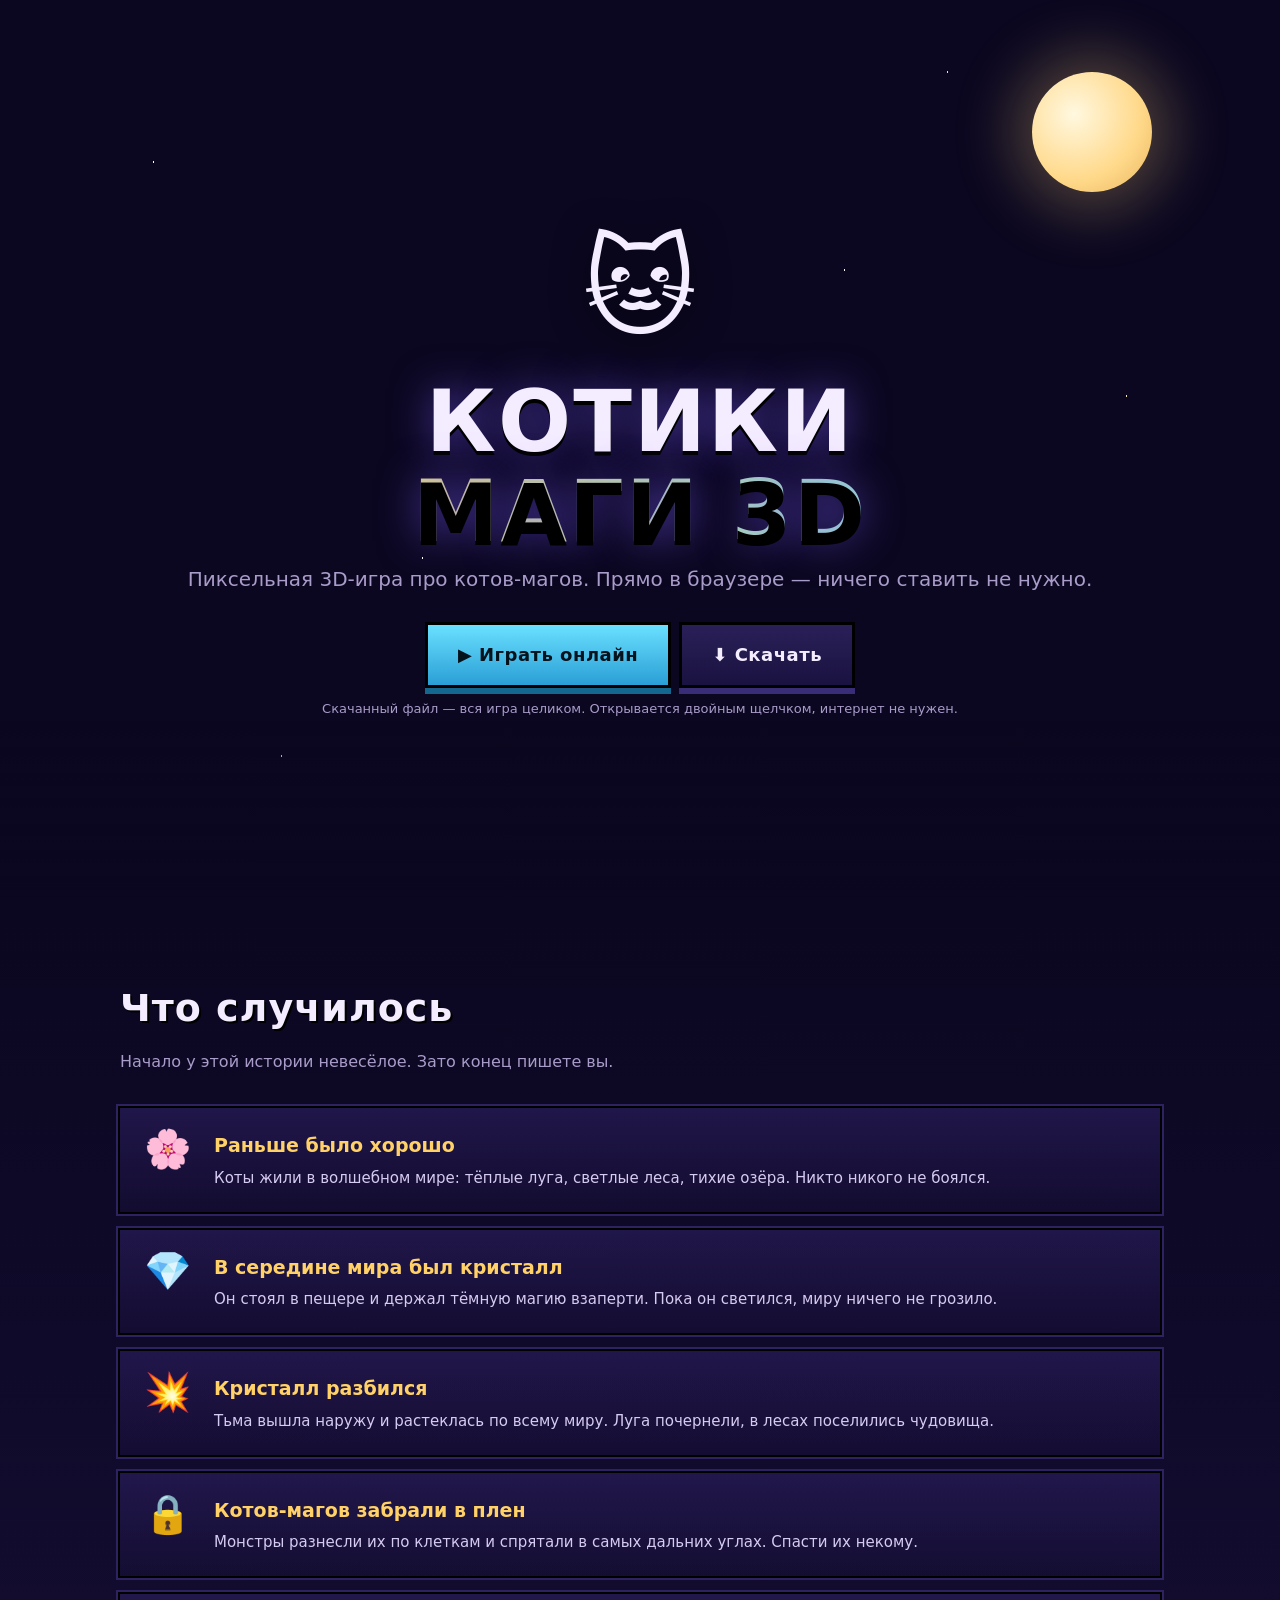
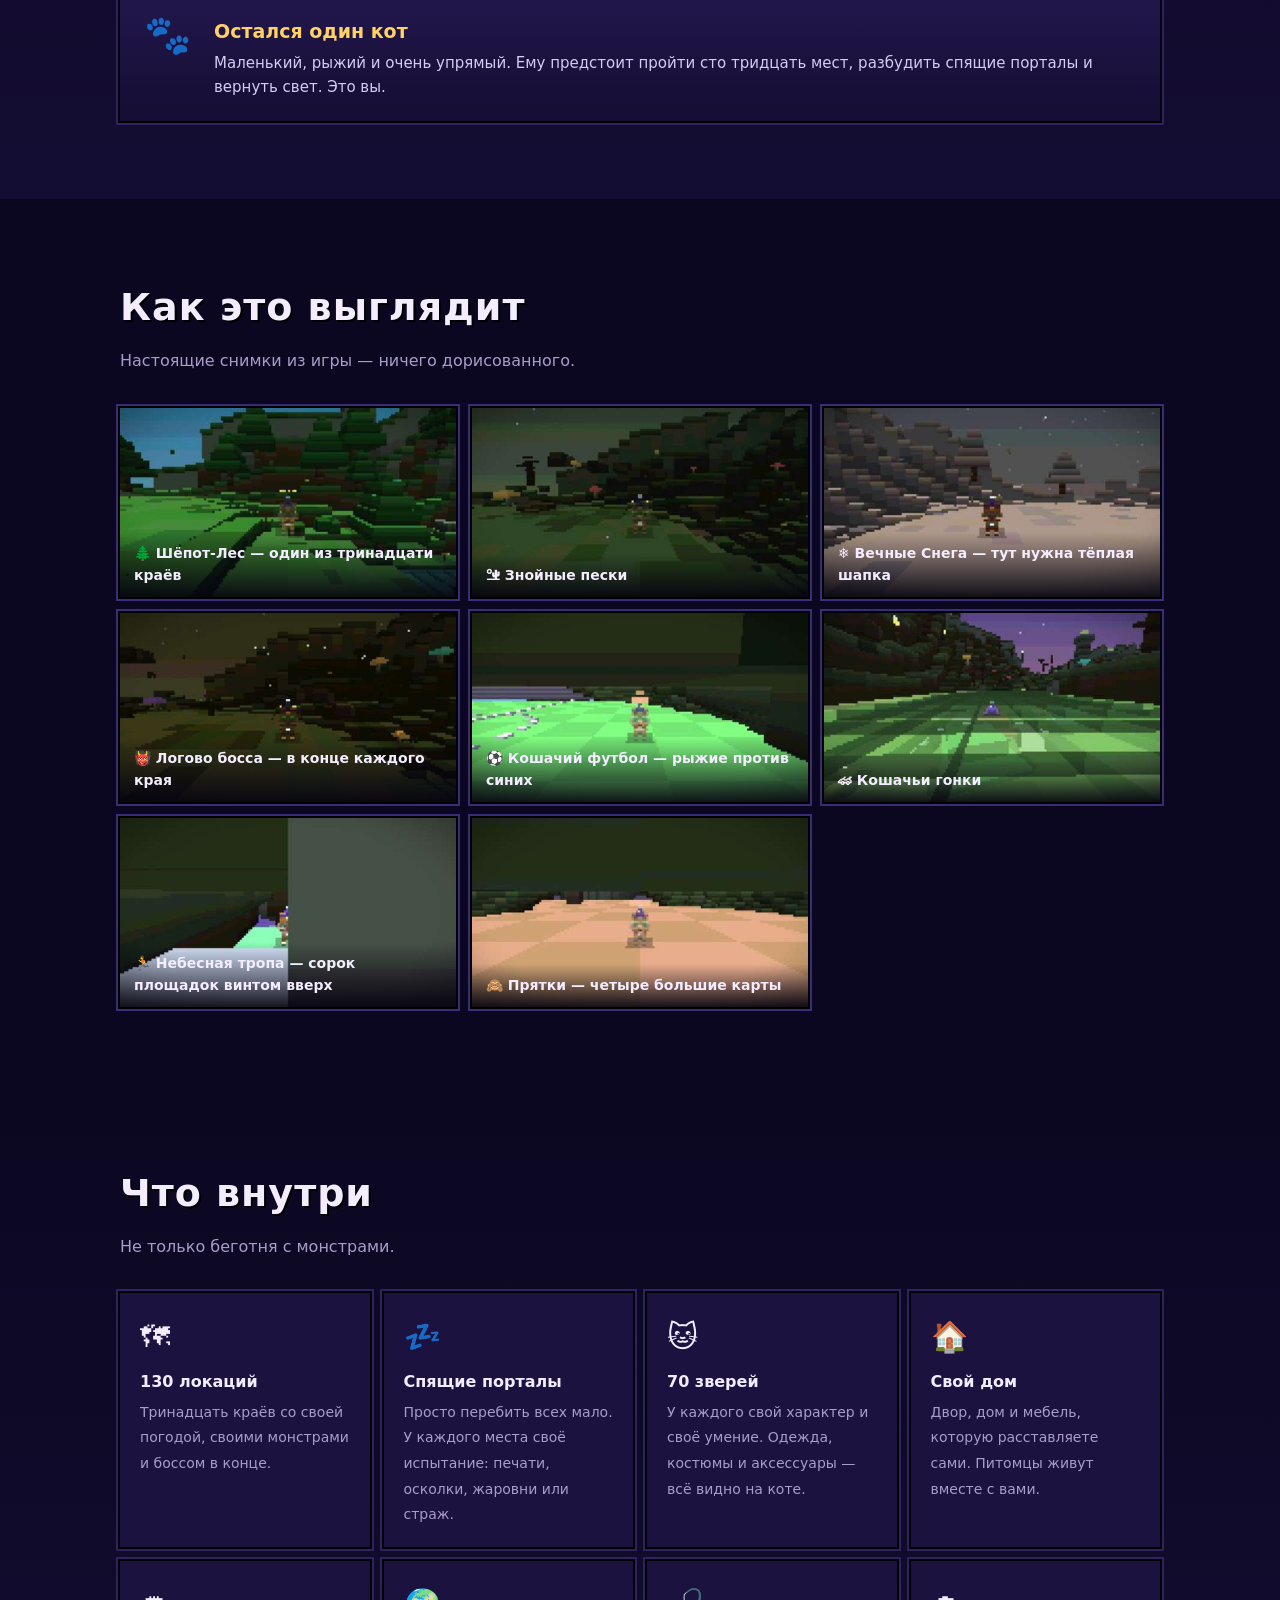
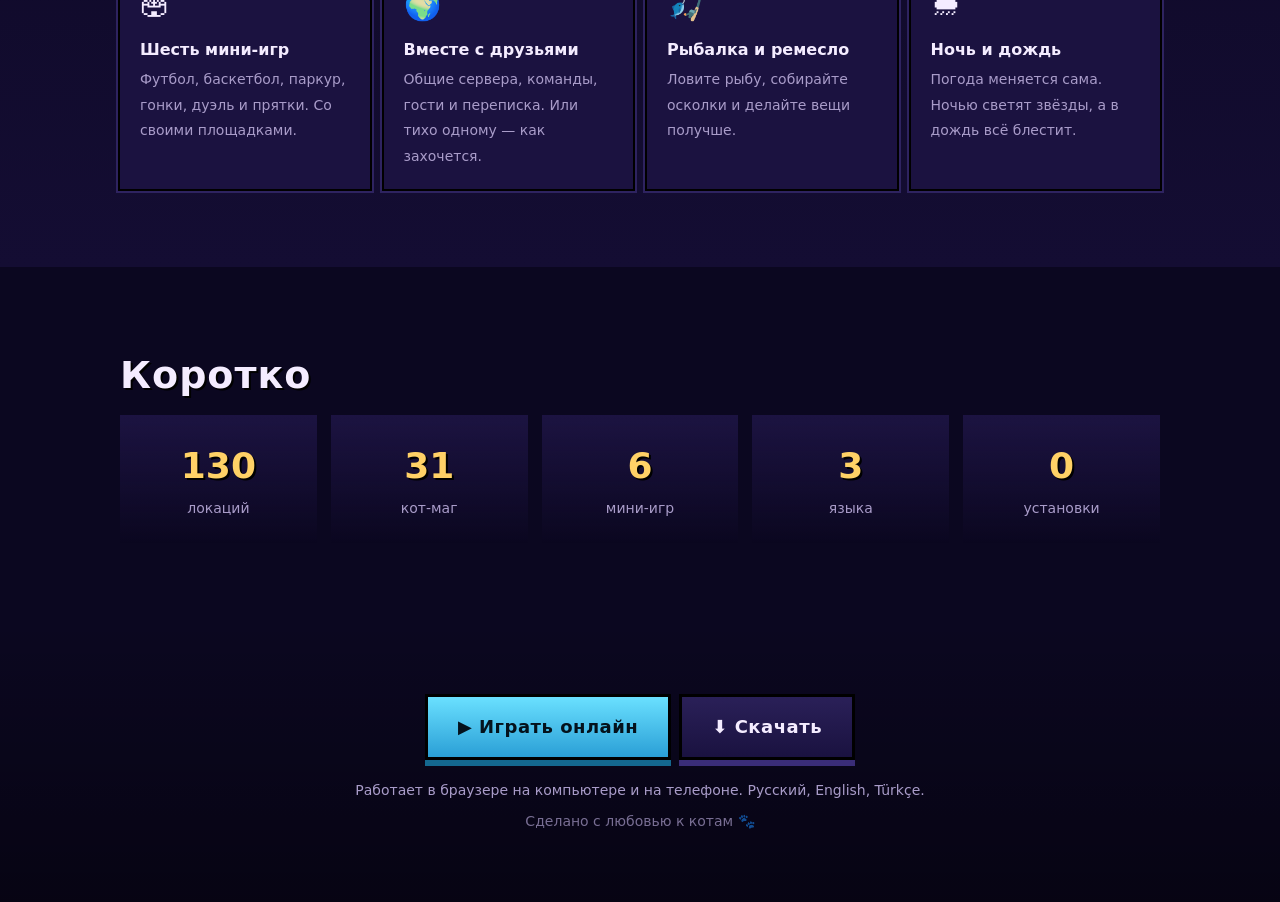
<file: index.html>
<!DOCTYPE html>
<html lang="ru">
<head>
<meta charset="utf-8">
<meta name="viewport" content="width=device-width,initial-scale=1,viewport-fit=cover">
<title>Котики Маги 3D — пиксельная 3D-игра про котов-магов</title>
<meta name="description" content="Браузерная 3D-игра: коты-маги спасают волшебный мир. 130 локаций, шесть мини-игр, свой дом и игра с друзьями. Играть онлайн или скачать одним файлом.">
<meta property="og:title" content="Котики Маги 3D">
<meta property="og:description" content="Коты-маги спасают волшебный мир. Играть прямо в браузере.">
<meta property="og:image" content="cover.png">
<meta property="og:type" content="website">
<link rel="icon" href="icon.svg">
<link rel="apple-touch-icon" href="icon-192.png">
<link rel="manifest" href="manifest.json">
<style>
/* ============================================================
   Котики Маги 3D — страница игры

   Ничего лишнего: рассказ, картинки и две кнопки. Всё,
   что появляется на экране, выезжает мягко — но только
   один раз, чтобы не мельтешило при прокрутке.
   ============================================================ */
*{box-sizing:border-box;margin:0;padding:0}
:root{
  --ink:#f4ecff; --dim:#a99cc9; --gold:#ffd166; --cyan:#6ae0ff;
  --violet:#7c5cff; --deep:#0b0720; --deep2:#140d33; --card:#1b1240;
}
html{scroll-behavior:smooth}
body{
  font-family:"Trebuchet MS","Segoe UI",system-ui,sans-serif;
  background:var(--deep); color:var(--ink);
  overflow-x:hidden; line-height:1.6;
}
img{max-width:100%;display:block}
a{color:inherit;text-decoration:none}

/* ---------- звёздное небо ---------- */
.stars{position:fixed;inset:0;z-index:0;pointer-events:none;
  background:
    radial-gradient(2px 2px at 12% 18%, #fff 40%, transparent 41%),
    radial-gradient(2px 2px at 74% 8%, #cfe6ff 40%, transparent 41%),
    radial-gradient(1.5px 1.5px at 33% 62%, #fff 40%, transparent 41%),
    radial-gradient(2px 2px at 88% 44%, #ffe9a8 40%, transparent 41%),
    radial-gradient(1.5px 1.5px at 55% 88%, #fff 40%, transparent 41%),
    radial-gradient(1.5px 1.5px at 22% 84%, #d8c9ff 40%, transparent 41%),
    radial-gradient(2px 2px at 66% 30%, #fff 40%, transparent 41%),
    radial-gradient(1.5px 1.5px at 95% 72%, #cfe6ff 40%, transparent 41%);
  animation:мерцание 5s ease-in-out infinite;
}
@keyframes мерцание{0%,100%{opacity:.55}50%{opacity:.95}}

/* ---------- общее ---------- */
.обёртка{position:relative;z-index:1;max-width:1080px;margin:0 auto;padding:0 20px}
section{padding:78px 0}
h2{font-size:clamp(24px,4.4vw,38px);letter-spacing:1px;margin-bottom:10px;
  text-shadow:2px 2px 0 #000}
.под{color:var(--dim);font-size:16px;margin-bottom:34px;max-width:640px}

/* появление */
.едет{opacity:0;transform:translateY(26px);transition:opacity .7s ease,transform .7s ease}
.едет.тут{opacity:1;transform:none}
@media (prefers-reduced-motion:reduce){
  .едет{opacity:1;transform:none;transition:none}
  .stars{animation:none}
}

/* ---------- шапка ---------- */
header{position:relative;min-height:100svh;display:grid;place-items:center;
  text-align:center;padding:80px 20px 60px;overflow:hidden}
header::after{content:"";position:absolute;inset:auto 0 -1px 0;height:180px;
  background:linear-gradient(180deg,transparent,var(--deep));pointer-events:none}
.луна{position:absolute;top:8%;right:10%;width:120px;height:120px;border-radius:50%;
  background:radial-gradient(circle at 35% 35%,#fff8e0,#ffd98a 60%,#e8b45c);
  box-shadow:0 0 60px 18px rgba(255,214,120,.28);animation:плывёт 9s ease-in-out infinite}
@keyframes плывёт{0%,100%{transform:translateY(0)}50%{transform:translateY(-14px)}}
.лого{font-size:clamp(38px,9vw,86px);line-height:1.05;letter-spacing:2px;
  text-shadow:0 4px 0 #000,0 0 40px rgba(124,92,255,.55);margin-bottom:6px}
.лого span{display:block;background:linear-gradient(90deg,var(--gold),var(--cyan),var(--violet));
  -webkit-background-clip:text;background-clip:text;color:transparent;
  background-size:220% 100%;animation:перелив 7s linear infinite}
@keyframes перелив{to{background-position:220% 0}}
.слоган{font-size:clamp(15px,2.4vw,20px);color:var(--dim);margin-bottom:30px}
.кот{font-size:clamp(56px,13vw,110px);animation:прыг 2.6s ease-in-out infinite;
  filter:drop-shadow(0 8px 18px rgba(0,0,0,.6))}
@keyframes прыг{0%,100%{transform:translateY(0) rotate(-3deg)}
  50%{transform:translateY(-18px) rotate(3deg)}}

/* ---------- кнопки ---------- */
.кнопки{display:flex;gap:14px;flex-wrap:wrap;justify-content:center;margin-top:26px}
.кн{display:inline-flex;align-items:center;gap:10px;
  padding:16px 30px;font-size:18px;font-weight:700;letter-spacing:.5px;
  border:0;cursor:pointer;position:relative;transition:transform .15s ease,box-shadow .15s ease}
.кн-играть{background:linear-gradient(180deg,#6ae0ff,#2a9fd6);color:#04121c;
  box-shadow:0 0 0 3px #000,0 6px 0 3px #14688f}
.кн-играть:hover{transform:translateY(-3px);box-shadow:0 0 0 3px #000,0 9px 0 3px #14688f}
.кн-играть:active{transform:translateY(2px);box-shadow:0 0 0 3px #000,0 3px 0 3px #14688f}
.кн-скачать{background:linear-gradient(180deg,#2a2058,#1a1240);color:var(--ink);
  box-shadow:0 0 0 3px #000,0 6px 0 3px #3a2d78}
.кн-скачать:hover{transform:translateY(-3px);box-shadow:0 0 0 3px #000,0 9px 0 3px #3a2d78}
.кн-скачать:active{transform:translateY(2px);box-shadow:0 0 0 3px #000,0 3px 0 3px #3a2d78}
.мелко{font-size:13px;color:var(--dim);margin-top:14px}

/* ---------- история ---------- */
.история{background:linear-gradient(180deg,var(--deep),var(--deep2))}
.куски{display:grid;gap:18px}
.кусок{background:linear-gradient(180deg,rgba(40,28,88,.72),rgba(22,14,52,.72));
  box-shadow:0 0 0 2px #000,0 0 0 4px #2e2360;padding:22px 24px;
  display:grid;grid-template-columns:52px 1fr;gap:18px;align-items:start}
.кусок .зн{font-size:38px;line-height:1}
.кусок h3{font-size:19px;margin-bottom:5px;color:var(--gold)}
.кусок p{color:#d6cbf0;font-size:15px}

/* ---------- скриншоты ---------- */
.снимки{display:grid;grid-template-columns:repeat(auto-fit,minmax(300px,1fr));gap:16px}
.снимок{position:relative;box-shadow:0 0 0 2px #000,0 0 0 4px #3a2d78;
  overflow:hidden;background:#0d0824}
.снимок img{width:100%;height:auto;image-rendering:auto;transition:transform .5s ease}
.снимок:hover img{transform:scale(1.05)}
.снимок .подпись{position:absolute;left:0;right:0;bottom:0;padding:10px 14px;
  background:linear-gradient(180deg,transparent,rgba(6,4,16,.92));
  font-size:14px;font-weight:700}

/* ---------- что внутри ---------- */
.плитки{display:grid;grid-template-columns:repeat(auto-fit,minmax(220px,1fr));gap:14px}
.плитка{background:var(--card);box-shadow:0 0 0 2px #000,0 0 0 4px #2e2360;
  padding:20px;transition:transform .2s ease}
.плитка:hover{transform:translateY(-4px)}
.плитка .зн{font-size:30px;margin-bottom:8px}
.плитка b{display:block;margin-bottom:4px;font-size:16px}
.плитка span{color:var(--dim);font-size:14px}

/* ---------- цифры ---------- */
.цифры{display:grid;grid-template-columns:repeat(auto-fit,minmax(150px,1fr));gap:14px;
  text-align:center}
.цифра{padding:22px 10px;background:linear-gradient(180deg,rgba(40,28,88,.6),transparent)}
.цифра b{display:block;font-size:36px;color:var(--gold);text-shadow:2px 2px 0 #000}
.цифра span{color:var(--dim);font-size:14px}

/* ---------- низ ---------- */
footer{padding:50px 20px 70px;text-align:center;color:var(--dim);font-size:14px;
  background:linear-gradient(180deg,transparent,rgba(0,0,0,.4))}
footer .кнопки{margin-bottom:22px}

@media(max-width:640px){
  section{padding:56px 0}
  .кусок{grid-template-columns:1fr;gap:8px}
  .кн{width:100%;justify-content:center}
  .луна{width:78px;height:78px;top:6%;right:7%}
}
</style>
</head>
<body>
<div class="stars"></div>

<header>
  <div class="луна"></div>
  <div class="обёртка">
    <div class="кот">🐱</div>
    <h1 class="лого">КОТИКИ<span>МАГИ 3D</span></h1>
    <p class="слоган">Пиксельная 3D-игра про котов-магов. Прямо в браузере — ничего ставить не нужно.</p>
    <div class="кнопки">
      <a class="кн кн-играть" href="igra.html">▶ Играть онлайн</a>
      <a class="кн кн-скачать" data-вторая href="kotiki-magi-3d.html" download>⬇ Скачать</a>
    </div>
    <p class="мелко" data-подпись>Скачанный файл — вся игра целиком. Открывается двойным щелчком, интернет не нужен.</p>
  </div>
</header>

<section class="история">
  <div class="обёртка">
    <h2 class="едет">Что случилось</h2>
    <p class="под едет">Начало у этой истории невесёлое. Зато конец пишете вы.</p>
    <div class="куски">
      <div class="кусок едет">
        <div class="зн">🌸</div>
        <div>
          <h3>Раньше было хорошо</h3>
          <p>Коты жили в волшебном мире: тёплые луга, светлые леса, тихие озёра.
             Никто никого не боялся.</p>
        </div>
      </div>
      <div class="кусок едет">
        <div class="зн">💎</div>
        <div>
          <h3>В середине мира был кристалл</h3>
          <p>Он стоял в пещере и держал тёмную магию взаперти. Пока он светился,
             миру ничего не грозило.</p>
        </div>
      </div>
      <div class="кусок едет">
        <div class="зн">💥</div>
        <div>
          <h3>Кристалл разбился</h3>
          <p>Тьма вышла наружу и растеклась по всему миру. Луга почернели,
             в лесах поселились чудовища.</p>
        </div>
      </div>
      <div class="кусок едет">
        <div class="зн">🔒</div>
        <div>
          <h3>Котов-магов забрали в плен</h3>
          <p>Монстры разнесли их по клеткам и спрятали в самых дальних углах.
             Спасти их некому.</p>
        </div>
      </div>
      <div class="кусок едет">
        <div class="зн">🐾</div>
        <div>
          <h3>Остался один кот</h3>
          <p>Маленький, рыжий и очень упрямый. Ему предстоит пройти сто тридцать
             мест, разбудить спящие порталы и вернуть свет. Это вы.</p>
        </div>
      </div>
    </div>
  </div>
</section>

<section>
  <div class="обёртка">
    <h2 class="едет">Как это выглядит</h2>
    <p class="под едет">Настоящие снимки из игры — ничего дорисованного.</p>
    <div class="снимки">
      <figure class="снимок едет"><img src="shots/les.jpg" alt="Шёпот-Лес" loading="lazy" width="560" height="315"><figcaption class="подпись">🌲 Шёпот-Лес — один из тринадцати краёв</figcaption></figure>
      <figure class="снимок едет"><img src="shots/pustynya.jpg" alt="Пустыня" loading="lazy" width="560" height="315"><figcaption class="подпись">🏜 Знойные пески</figcaption></figure>
      <figure class="снимок едет"><img src="shots/snega.jpg" alt="Снега" loading="lazy" width="560" height="315"><figcaption class="подпись">❄ Вечные Снега — тут нужна тёплая шапка</figcaption></figure>
      <figure class="снимок едет"><img src="shots/boss.jpg" alt="Логово босса" loading="lazy" width="560" height="315"><figcaption class="подпись">👹 Логово босса — в конце каждого края</figcaption></figure>
      <figure class="снимок едет"><img src="shots/futbol.jpg" alt="Футбол" loading="lazy" width="560" height="315"><figcaption class="подпись">⚽ Кошачий футбол — рыжие против синих</figcaption></figure>
      <figure class="снимок едет"><img src="shots/gonki.jpg" alt="Гонки" loading="lazy" width="560" height="315"><figcaption class="подпись">🏎 Кошачьи гонки</figcaption></figure>
      <figure class="снимок едет"><img src="shots/parkur.jpg" alt="Паркур" loading="lazy" width="560" height="315"><figcaption class="подпись">🏃 Небесная тропа — сорок площадок винтом вверх</figcaption></figure>
      <figure class="снимок едет"><img src="shots/pryatki.jpg" alt="Прятки" loading="lazy" width="560" height="315"><figcaption class="подпись">🙈 Прятки — четыре большие карты</figcaption></figure>
    </div>
  </div>
</section>

<section class="история">
  <div class="обёртка">
    <h2 class="едет">Что внутри</h2>
    <p class="под едет">Не только беготня с монстрами.</p>
    <div class="плитки">
      <div class="плитка едет"><div class="зн">🗺</div><b>130 локаций</b>
        <span>Тринадцать краёв со своей погодой, своими монстрами и боссом в конце.</span></div>
      <div class="плитка едет"><div class="зн">💤</div><b>Спящие порталы</b>
        <span>Просто перебить всех мало. У каждого места своё испытание: печати, осколки, жаровни или страж.</span></div>
      <div class="плитка едет"><div class="зн">🐱</div><b>70 зверей</b>
        <span>У каждого свой характер и своё умение. Одежда, костюмы и аксессуары — всё видно на коте.</span></div>
      <div class="плитка едет"><div class="зн">🏠</div><b>Свой дом</b>
        <span>Двор, дом и мебель, которую расставляете сами. Питомцы живут вместе с вами.</span></div>
      <div class="плитка едет"><div class="зн">🏟</div><b>Шесть мини-игр</b>
        <span>Футбол, баскетбол, паркур, гонки, дуэль и прятки. Со своими площадками.</span></div>
      <div class="плитка едет"><div class="зн">🌍</div><b>Вместе с друзьями</b>
        <span>Общие сервера, команды, гости и переписка. Или тихо одному — как захочется.</span></div>
      <div class="плитка едет"><div class="зн">🎣</div><b>Рыбалка и ремесло</b>
        <span>Ловите рыбу, собирайте осколки и делайте вещи получше.</span></div>
      <div class="плитка едет"><div class="зн">🌧</div><b>Ночь и дождь</b>
        <span>Погода меняется сама. Ночью светят звёзды, а в дождь всё блестит.</span></div>
    </div>
  </div>
</section>

<section>
  <div class="обёртка">
    <h2 class="едет">Коротко</h2>
    <div class="цифры">
      <div class="цифра едет"><b>130</b><span>локаций</span></div>
      <div class="цифра едет"><b>31</b><span>кот-маг</span></div>
      <div class="цифра едет"><b>6</b><span>мини-игр</span></div>
      <div class="цифра едет"><b>3</b><span>языка</span></div>
      <div class="цифра едет"><b>0</b><span>установки</span></div>
    </div>
  </div>
</section>

<footer>
  <div class="обёртка">
    <div class="кнопки">
      <a class="кн кн-играть" href="igra.html">▶ Играть онлайн</a>
      <a class="кн кн-скачать" data-вторая href="kotiki-magi-3d.html" download>⬇ Скачать</a>
    </div>
    <p>Работает в браузере на компьютере и на телефоне. Русский, English, Türkçe.</p>
    <p style="margin-top:8px;opacity:.7">Сделано с любовью к котам 🐾</p>
  </div>
</footer>

<script>
/* НА ТЕЛЕФОНЕ «СКАЧАТЬ» — ПЛОХАЯ КНОПКА.
   Скачанный файл это веб-страница, и телефон открывает её браузером:
   человек жмёт «скачать», а получает вкладку в Хроме и не понимает,
   что произошло. На телефоне игру надо не скачивать, а ставить —
   тогда у неё будет свой значок и она откроется без браузера.
   Поэтому на телефоне вторая кнопка превращается в «Установить». */
/* ЕСЛИ ЗДЕСЬ УЖЕ ИГРАЛИ — НЕ ЗАСТАВЛЯЕМ ВЫБИРАТЬ СНОВА.
   Эта страница — витрина для тех, кто пришёл впервые: она рассказывает,
   что за игра. Но своему человеку она каждый раз задаёт один и тот же
   вопрос «играть или скачать», и это надоедает.
   Игра хранит сохранения в этом же браузере, так что узнать своего
   легко: если сохранение есть — сразу предлагаем продолжить. */
(function () {
  var играли = false;
  try {
    for (var i = 0; i < localStorage.length; i++) {
      var к = localStorage.key(i);
      if (к && (к.indexOf('kmagi_') === 0 || к.indexOf('kotiki_magi_3d_') === 0)) {
        играли = true; break;
      }
    }
  } catch (e) { /* браузер не даёт хранилище — значит, точно не играли */ }
  if (!играли) return;

  // Таких кнопок на странице две — вверху и внизу. Меняем обе.
  var играть = document.querySelectorAll('.кн-играть');
  for (var k = 0; k < играть.length; k++) играть[k].textContent = '▶ Продолжить игру';
  var подписи = document.querySelectorAll('[data-подпись]');
  for (var j = 0; j < подписи.length; j++) {
    подписи[j].textContent = 'С возвращением! Прогресс на месте.';
  }
})();

(function () {
  var телефон = matchMedia('(max-width: 820px)').matches ||
                /Android|iPhone|iPad|iPod/i.test(navigator.userAgent);
  var кнопки = document.querySelectorAll('[data-вторая]');
  var подписи = document.querySelectorAll('[data-подпись]');
  if (!телефон || !кнопки.length) return;

  var приглашение = null;
  window.addEventListener('beforeinstallprompt', function (e) {
    e.preventDefault();
    приглашение = e;
    показать('📲 Установить', 'Игра встанет значком на экран и будет открываться без браузера.');
  });

  function показать(текст, мелко) {
    for (var i = 0; i < кнопки.length; i++) {
      кнопки[i].textContent = текст;
      кнопки[i].removeAttribute('download');
      кнопки[i].setAttribute('href', '#');
    }
    for (var j = 0; j < подписи.length; j++) подписи[j].textContent = мелко;
  }

  // Пока приглашения нет — не обещаем установку, а честно объясняем.
  var айфон = /iPhone|iPad|iPod/i.test(navigator.userAgent);
  показать(айфон ? '📲 Как установить' : '📲 Установить',
    айфон
      ? 'Нажмите «Поделиться» внизу браузера, затем «На экран „Домой“».'
      : 'Игра встанет значком на экран и будет открываться без браузера.');

  for (var k = 0; k < кнопки.length; k++) {
    кнопки[k].addEventListener('click', function (e) {
      e.preventDefault();
      if (приглашение) { приглашение.prompt(); приглашение = null; return; }
      var пс = String.fromCharCode(10);
      alert(айфон
        ? 'Чтобы поставить игру на экран:' + пс + пс +
          '1. Нажмите «Поделиться» внизу браузера' + пс +
          '2. Выберите «На экран „Домой“»'
        : 'Чтобы поставить игру на экран:' + пс + пс +
          '1. Нажмите ⋮ справа вверху' + пс +
          '2. Выберите «Установить приложение»' + пс + пс +
          'Если такого пункта нет — игра уже установлена.');
    });
  }
})();

/* Появление кусочков по мере прокрутки. Каждый показывается один раз:
   если возвращать их обратно, страница начинает мельтешить. */
(function () {
  var едущие = document.querySelectorAll('.едет');
  if (!('IntersectionObserver' in window)) {
    for (var i = 0; i < едущие.length; i++) едущие[i].classList.add('тут');
    return;
  }
  var смотритель = new IntersectionObserver(function (записи) {
    записи.forEach(function (з) {
      if (!з.isIntersecting) return;
      з.target.classList.add('тут');
      смотритель.unobserve(з.target);
    });
  }, { threshold: 0.12, rootMargin: '0px 0px -40px 0px' });
  едущие.forEach(function (э, n) {
    э.style.transitionDelay = (Math.min(n, 6) * 60) + 'ms';
    смотритель.observe(э);
  });

  /* Страховка. Наблюдатель молчит, если окно нулевого размера, вкладка
     свёрнута или браузер повёл себя по-своему. Тогда текст остался бы
     невидимым — а пустая страница хуже, чем страница без анимации.
     Поэтому через две секунды показываем всё, что ещё скрыто. */
  setTimeout(function () {
    if (document.querySelectorAll('.едет.тут').length > 0) return;
    for (var i = 0; i < едущие.length; i++) {
      едущие[i].style.transitionDelay = '0ms';
      едущие[i].classList.add('тут');
    }
  }, 2000);
})();
</script>
</body>
</html>
</file>
